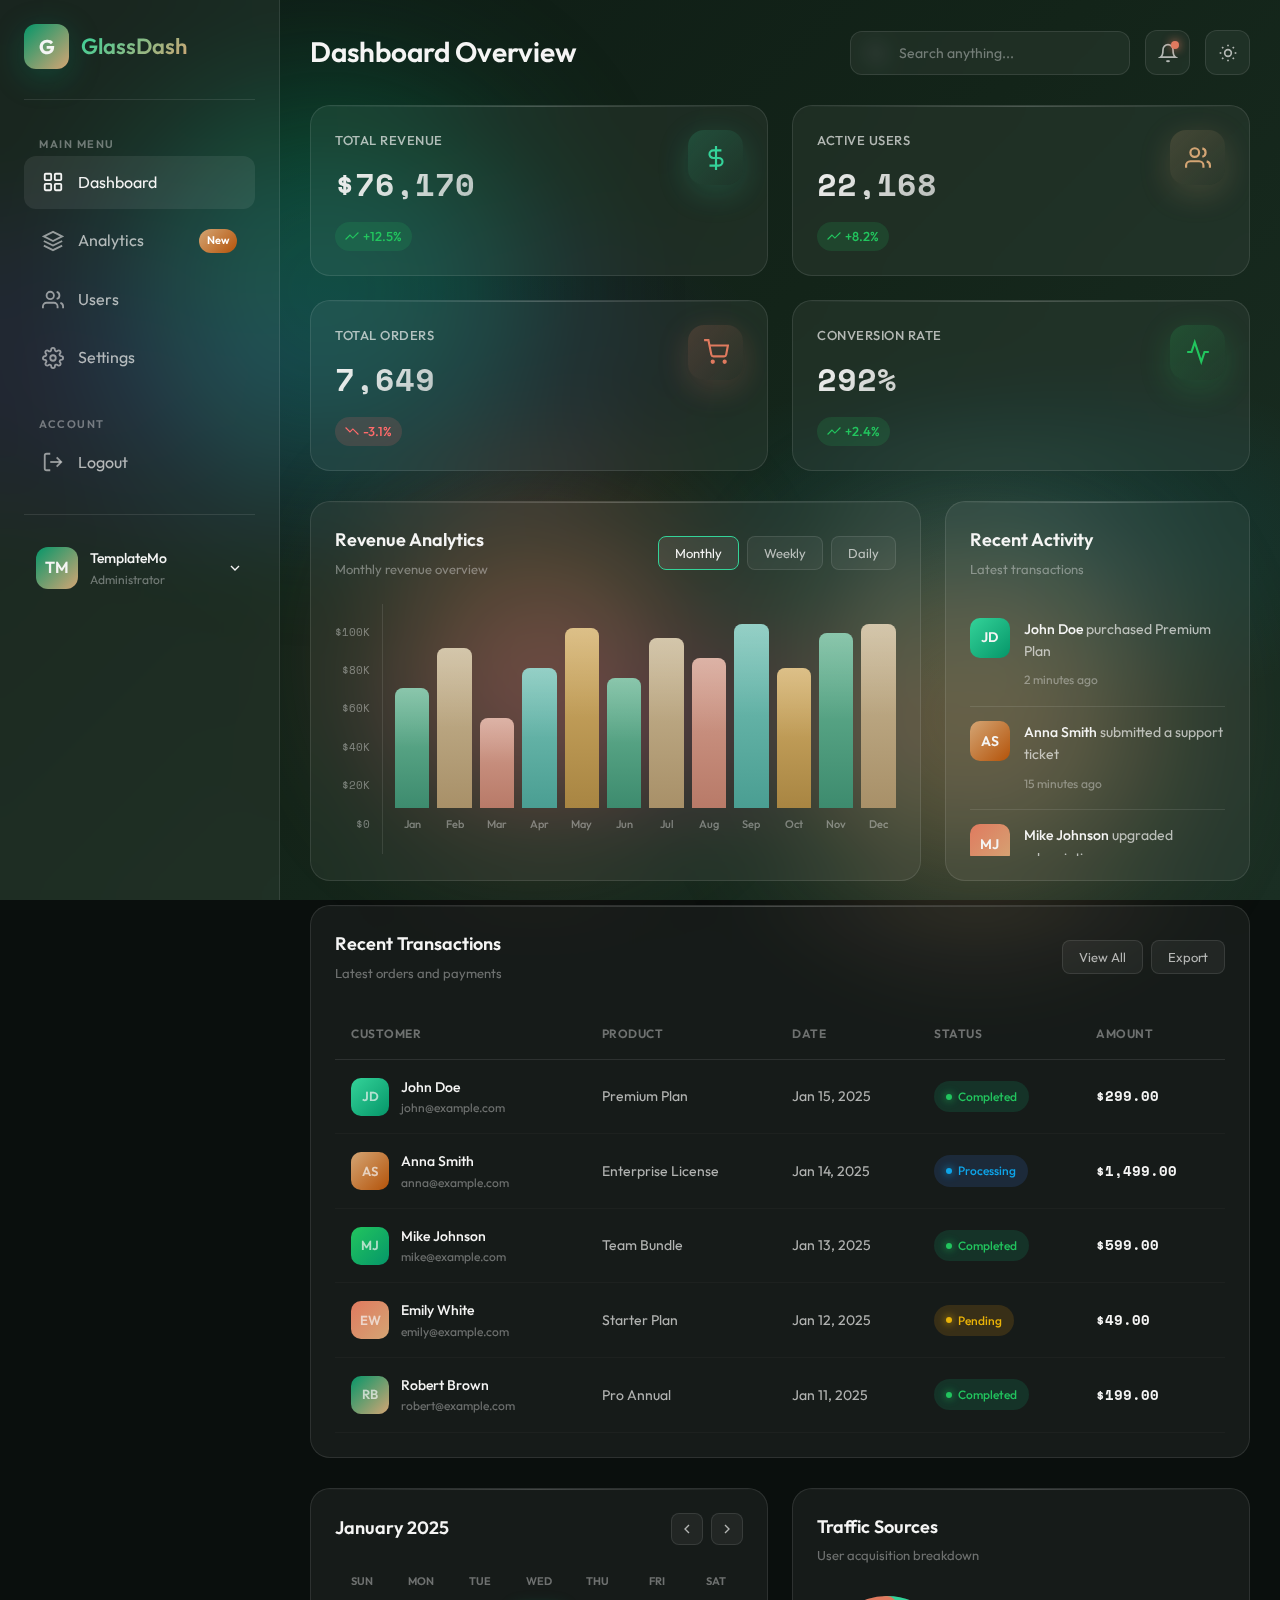
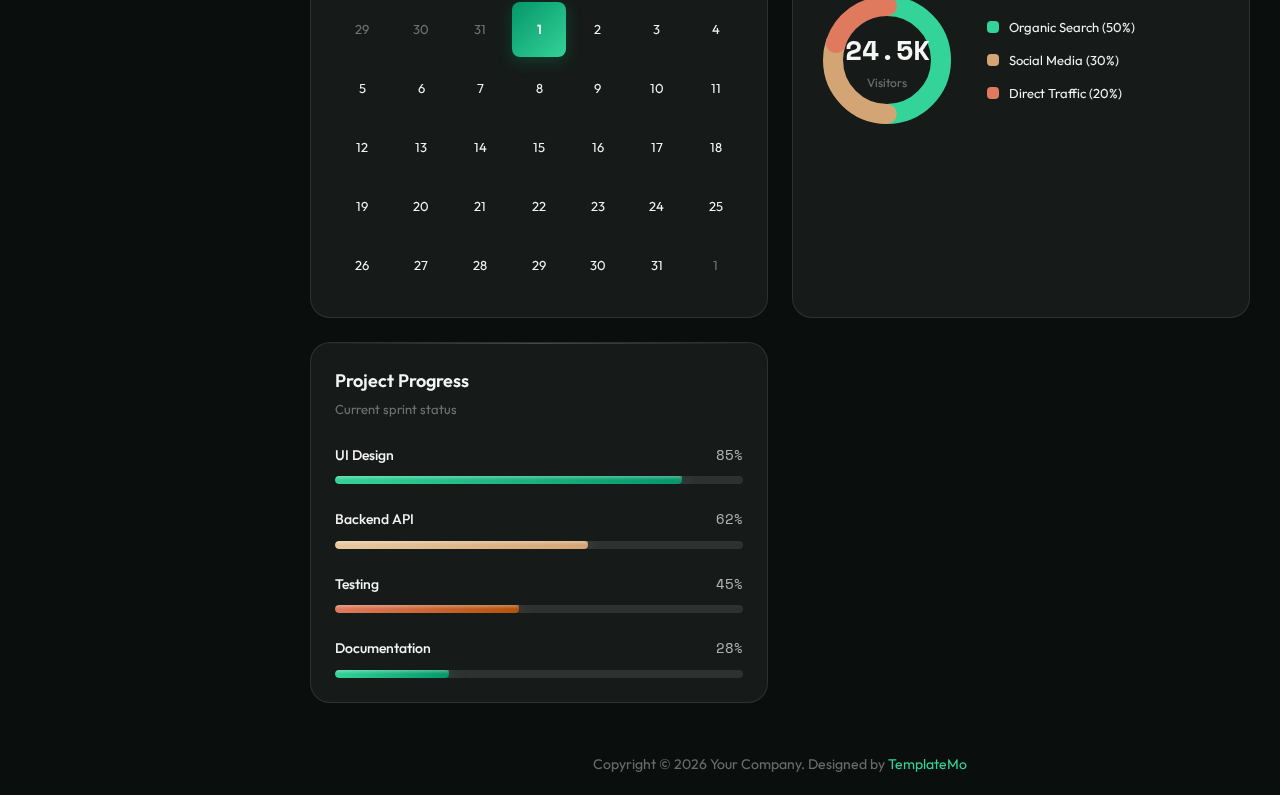
<file: the template/index.html>
<!DOCTYPE html>
<html lang="en">
<head>
    <meta charset="UTF-8">
    <meta name="viewport" content="width=device-width, initial-scale=1.0">
    <title>GlassAdmin Dashboard - 3D Glassmorphism Dashboard</title>
    <meta name="description" content="3D Glassmorphism Dashboard Template by TemplateMo">
    <link rel="preconnect" href="https://fonts.googleapis.com">
    <link rel="preconnect" href="https://fonts.gstatic.com" crossorigin>
    <link href="https://fonts.googleapis.com/css2?family=Outfit:wght@300;400;500;600;700&family=Space+Mono:wght@400;700&display=swap" rel="stylesheet">
    <link rel="stylesheet" href="templatemo-glass-admin-style.css">
    <!--

TemplateMo 607 Glass Admin

https://templatemo.com/tm-607-glass-admin

-->
</head>
<body>
    <!-- Animated Background -->
    <div class="background"></div>
    <div class="orb orb-1"></div>
    <div class="orb orb-2"></div>
    <div class="orb orb-3"></div>

    <div class="dashboard">
        <!-- Sidebar -->
        <aside class="sidebar" id="sidebar">
            <div class="sidebar-header">
                <div class="logo">G</div>
                <span class="logo-text">GlassDash</span>
            </div>

            <ul class="nav-menu">
                <li class="nav-section">
                    <span class="nav-section-title">Main Menu</span>
                    <ul>
                        <li class="nav-item">
                            <a href="index.html" class="nav-link active">
                                <svg class="nav-icon" viewBox="0 0 24 24" fill="none" stroke="currentColor" stroke-width="2">
                                    <rect x="3" y="3" width="7" height="7" rx="1"/>
                                    <rect x="14" y="3" width="7" height="7" rx="1"/>
                                    <rect x="3" y="14" width="7" height="7" rx="1"/>
                                    <rect x="14" y="14" width="7" height="7" rx="1"/>
                                </svg>
                                Dashboard
                            </a>
                        </li>
                        <li class="nav-item">
                            <a href="analytics.html" class="nav-link">
                                <svg class="nav-icon" viewBox="0 0 24 24" fill="none" stroke="currentColor" stroke-width="2">
                                    <path d="M12 2L2 7l10 5 10-5-10-5z"/>
                                    <path d="M2 17l10 5 10-5"/>
                                    <path d="M2 12l10 5 10-5"/>
                                </svg>
                                Analytics
                                <span class="nav-badge">New</span>
                            </a>
                        </li>
                        <li class="nav-item">
                            <a href="users.html" class="nav-link">
                                <svg class="nav-icon" viewBox="0 0 24 24" fill="none" stroke="currentColor" stroke-width="2">
                                    <path d="M17 21v-2a4 4 0 0 0-4-4H5a4 4 0 0 0-4 4v2"/>
                                    <circle cx="9" cy="7" r="4"/>
                                    <path d="M23 21v-2a4 4 0 0 0-3-3.87"/>
                                    <path d="M16 3.13a4 4 0 0 1 0 7.75"/>
                                </svg>
                                Users
                            </a>
                        </li>
                        <li class="nav-item">
                            <a href="settings.html" class="nav-link">
                                <svg class="nav-icon" viewBox="0 0 24 24" fill="none" stroke="currentColor" stroke-width="2">
                                    <circle cx="12" cy="12" r="3"/>
                                    <path d="M19.4 15a1.65 1.65 0 0 0 .33 1.82l.06.06a2 2 0 0 1 0 2.83 2 2 0 0 1-2.83 0l-.06-.06a1.65 1.65 0 0 0-1.82-.33 1.65 1.65 0 0 0-1 1.51V21a2 2 0 0 1-2 2 2 2 0 0 1-2-2v-.09A1.65 1.65 0 0 0 9 19.4a1.65 1.65 0 0 0-1.82.33l-.06.06a2 2 0 0 1-2.83 0 2 2 0 0 1 0-2.83l.06-.06a1.65 1.65 0 0 0 .33-1.82 1.65 1.65 0 0 0-1.51-1H3a2 2 0 0 1-2-2 2 2 0 0 1 2-2h.09A1.65 1.65 0 0 0 4.6 9a1.65 1.65 0 0 0-.33-1.82l-.06-.06a2 2 0 0 1 0-2.83 2 2 0 0 1 2.83 0l.06.06a1.65 1.65 0 0 0 1.82.33H9a1.65 1.65 0 0 0 1-1.51V3a2 2 0 0 1 2-2 2 2 0 0 1 2 2v.09a1.65 1.65 0 0 0 1 1.51 1.65 1.65 0 0 0 1.82-.33l.06-.06a2 2 0 0 1 2.83 0 2 2 0 0 1 0 2.83l-.06.06a1.65 1.65 0 0 0-.33 1.82V9a1.65 1.65 0 0 0 1.51 1H21a2 2 0 0 1 2 2 2 2 0 0 1-2 2h-.09a1.65 1.65 0 0 0-1.51 1z"/>
                                </svg>
                                Settings
                            </a>
                        </li>
                    </ul>
                </li>

                <li class="nav-section">
                    <span class="nav-section-title">Account</span>
                    <ul>
                        <li class="nav-item">
                            <a href="login.html" class="nav-link">
                                <svg class="nav-icon" viewBox="0 0 24 24" fill="none" stroke="currentColor" stroke-width="2">
                                    <path d="M9 21H5a2 2 0 0 1-2-2V5a2 2 0 0 1 2-2h4"/>
                                    <polyline points="16 17 21 12 16 7"/>
                                    <line x1="21" y1="12" x2="9" y2="12"/>
                                </svg>
                                Logout
                            </a>
                        </li>
                    </ul>
                </li>
            </ul>

            <div class="sidebar-footer">
                <div class="user-profile">
                    <div class="user-avatar">TM</div>
                    <div class="user-info">
                        <div class="user-name">TemplateMo</div>
                        <div class="user-role">Administrator</div>
                    </div>
                    <svg width="16" height="16" viewBox="0 0 24 24" fill="none" stroke="currentColor" stroke-width="2">
                        <polyline points="6 9 12 15 18 9"/>
                    </svg>
                </div>
            </div>
        </aside>

        <!-- Main Content -->
        <main class="main-content">
            <!-- Top Navbar -->
            <nav class="navbar">
                <h1 class="page-title">Dashboard Overview</h1>
                <div class="navbar-right">
                    <div class="search-box">
                        <svg class="search-icon" viewBox="0 0 24 24" fill="none" stroke="currentColor" stroke-width="2">
                            <circle cx="11" cy="11" r="8"/>
                            <line x1="21" y1="21" x2="16.65" y2="16.65"/>
                        </svg>
                        <input type="text" class="search-input" placeholder="Search anything...">
                    </div>
                    <button class="nav-btn">
                        <svg viewBox="0 0 24 24" fill="none" stroke="currentColor" stroke-width="2">
                            <path d="M18 8A6 6 0 0 0 6 8c0 7-3 9-3 9h18s-3-2-3-9"/>
                            <path d="M13.73 21a2 2 0 0 1-3.46 0"/>
                        </svg>
                        <span class="notification-dot"></span>
                    </button>
                    <button class="nav-btn" id="theme-toggle" title="Toggle Light/Dark Mode">
                        <svg class="icon-sun" viewBox="0 0 24 24" fill="none" stroke="currentColor" stroke-width="2">
                            <circle cx="12" cy="12" r="4"/>
                            <path d="M12 2v2"/><path d="M12 20v2"/>
                            <path d="M4.93 4.93l1.41 1.41"/><path d="M17.66 17.66l1.41 1.41"/>
                            <path d="M2 12h2"/><path d="M20 12h2"/>
                            <path d="M6.34 17.66l-1.41 1.41"/><path d="M19.07 4.93l-1.41 1.41"/>
                        </svg>
                        <svg class="icon-moon" viewBox="0 0 24 24" fill="none" stroke="currentColor" stroke-width="2" style="display: none;">
                            <path d="M21 12.79A9 9 0 1 1 11.21 3 7 7 0 0 0 21 12.79z"/>
                        </svg>
                    </button>
                </div>
            </nav>

            <!-- Stats Cards -->
            <section class="stats-grid">
                <div class="glass-card glass-card-3d stat-card">
                    <div class="stat-card-inner">
                        <div class="stat-info">
                            <h3>Total Revenue</h3>
                            <div class="stat-value">$84,254</div>
                            <span class="stat-change positive">
                                <svg width="14" height="14" viewBox="0 0 24 24" fill="none" stroke="currentColor" stroke-width="2"><polyline points="23 6 13.5 15.5 8.5 10.5 1 18"/></svg>
                                +12.5%
                            </span>
                        </div>
                        <div class="stat-icon cyan">
                            <svg viewBox="0 0 24 24" fill="none" stroke="var(--emerald-light)" stroke-width="2">
                                <line x1="12" y1="1" x2="12" y2="23"/><path d="M17 5H9.5a3.5 3.5 0 0 0 0 7h5a3.5 3.5 0 0 1 0 7H6"/>
                            </svg>
                        </div>
                    </div>
                </div>

                <div class="glass-card glass-card-3d stat-card">
                    <div class="stat-card-inner">
                        <div class="stat-info">
                            <h3>Active Users</h3>
                            <div class="stat-value">24,521</div>
                            <span class="stat-change positive">
                                <svg width="14" height="14" viewBox="0 0 24 24" fill="none" stroke="currentColor" stroke-width="2"><polyline points="23 6 13.5 15.5 8.5 10.5 1 18"/></svg>
                                +8.2%
                            </span>
                        </div>
                        <div class="stat-icon magenta">
                            <svg viewBox="0 0 24 24" fill="none" stroke="var(--gold)" stroke-width="2">
                                <path d="M17 21v-2a4 4 0 0 0-4-4H5a4 4 0 0 0-4 4v2"/><circle cx="9" cy="7" r="4"/>
                                <path d="M23 21v-2a4 4 0 0 0-3-3.87"/><path d="M16 3.13a4 4 0 0 1 0 7.75"/>
                            </svg>
                        </div>
                    </div>
                </div>

                <div class="glass-card glass-card-3d stat-card">
                    <div class="stat-card-inner">
                        <div class="stat-info">
                            <h3>Total Orders</h3>
                            <div class="stat-value">8,461</div>
                            <span class="stat-change negative">
                                <svg width="14" height="14" viewBox="0 0 24 24" fill="none" stroke="currentColor" stroke-width="2"><polyline points="23 18 13.5 8.5 8.5 13.5 1 6"/></svg>
                                -3.1%
                            </span>
                        </div>
                        <div class="stat-icon purple">
                            <svg viewBox="0 0 24 24" fill="none" stroke="var(--coral)" stroke-width="2">
                                <circle cx="9" cy="21" r="1"/><circle cx="20" cy="21" r="1"/>
                                <path d="M1 1h4l2.68 13.39a2 2 0 0 0 2 1.61h9.72a2 2 0 0 0 2-1.61L23 6H6"/>
                            </svg>
                        </div>
                    </div>
                </div>

                <div class="glass-card glass-card-3d stat-card">
                    <div class="stat-card-inner">
                        <div class="stat-info">
                            <h3>Conversion Rate</h3>
                            <div class="stat-value">3.24%</div>
                            <span class="stat-change positive">
                                <svg width="14" height="14" viewBox="0 0 24 24" fill="none" stroke="currentColor" stroke-width="2"><polyline points="23 6 13.5 15.5 8.5 10.5 1 18"/></svg>
                                +2.4%
                            </span>
                        </div>
                        <div class="stat-icon success">
                            <svg viewBox="0 0 24 24" fill="none" stroke="var(--success)" stroke-width="2">
                                <polyline points="22 12 18 12 15 21 9 3 6 12 2 12"/>
                            </svg>
                        </div>
                    </div>
                </div>
            </section>

            <!-- Content Grid -->
            <section class="content-grid">
                <!-- Chart Card -->
                <div class="glass-card chart-card">
                    <div class="card-header">
                        <div>
                            <h2 class="card-title">Revenue Analytics</h2>
                            <p class="card-subtitle">Monthly revenue overview</p>
                        </div>
                        <div class="card-actions">
                            <button class="card-btn active">Monthly</button>
                            <button class="card-btn">Weekly</button>
                            <button class="card-btn">Daily</button>
                        </div>
                    </div>
                    <div class="chart-wrapper">
                        <div class="chart-container">
                            <div class="chart-y-axis">
                                <span class="y-value">$100K</span>
                                <span class="y-value">$80K</span>
                                <span class="y-value">$60K</span>
                                <span class="y-value">$40K</span>
                                <span class="y-value">$20K</span>
                                <span class="y-value">$0</span>
                            </div>
                            <div class="chart-placeholder">
                                <div class="chart-bar-group"><div class="chart-bar bar-emerald" style="height: 120px;"></div><span class="chart-label">Jan</span></div>
                                <div class="chart-bar-group"><div class="chart-bar bar-gold" style="height: 160px;"></div><span class="chart-label">Feb</span></div>
                                <div class="chart-bar-group"><div class="chart-bar bar-coral" style="height: 90px;"></div><span class="chart-label">Mar</span></div>
                                <div class="chart-bar-group"><div class="chart-bar bar-teal" style="height: 140px;"></div><span class="chart-label">Apr</span></div>
                                <div class="chart-bar-group"><div class="chart-bar bar-amber" style="height: 180px;"></div><span class="chart-label">May</span></div>
                                <div class="chart-bar-group"><div class="chart-bar bar-emerald" style="height: 130px;"></div><span class="chart-label">Jun</span></div>
                                <div class="chart-bar-group"><div class="chart-bar bar-gold" style="height: 170px;"></div><span class="chart-label">Jul</span></div>
                                <div class="chart-bar-group"><div class="chart-bar bar-coral" style="height: 150px;"></div><span class="chart-label">Aug</span></div>
                                <div class="chart-bar-group"><div class="chart-bar bar-teal" style="height: 190px;"></div><span class="chart-label">Sep</span></div>
                                <div class="chart-bar-group"><div class="chart-bar bar-amber" style="height: 140px;"></div><span class="chart-label">Oct</span></div>
                                <div class="chart-bar-group"><div class="chart-bar bar-emerald" style="height: 175px;"></div><span class="chart-label">Nov</span></div>
                                <div class="chart-bar-group"><div class="chart-bar bar-gold" style="height: 200px;"></div><span class="chart-label">Dec</span></div>
                            </div>
                        </div>
                    </div>
                </div>

                <!-- Activity Feed -->
                <div class="glass-card activity-card">
                    <div class="card-header">
                        <div>
                            <h2 class="card-title">Recent Activity</h2>
                            <p class="card-subtitle">Latest transactions</p>
                        </div>
                    </div>
                    <div class="activity-list">
                        <div class="activity-item">
                            <div class="activity-avatar" style="background: linear-gradient(135deg, var(--emerald-light), var(--emerald));">JD</div>
                            <div class="activity-content">
                                <p class="activity-text"><strong>John Doe</strong> purchased Premium Plan</p>
                                <span class="activity-time">2 minutes ago</span>
                            </div>
                        </div>
                        <div class="activity-item">
                            <div class="activity-avatar" style="background: linear-gradient(135deg, var(--gold), var(--amber));">AS</div>
                            <div class="activity-content">
                                <p class="activity-text"><strong>Anna Smith</strong> submitted a support ticket</p>
                                <span class="activity-time">15 minutes ago</span>
                            </div>
                        </div>
                        <div class="activity-item">
                            <div class="activity-avatar" style="background: linear-gradient(135deg, var(--coral), var(--gold));">MJ</div>
                            <div class="activity-content">
                                <p class="activity-text"><strong>Mike Johnson</strong> upgraded subscription</p>
                                <span class="activity-time">1 hour ago</span>
                            </div>
                        </div>
                        <div class="activity-item">
                            <div class="activity-avatar" style="background: linear-gradient(135deg, var(--success), var(--emerald));">EW</div>
                            <div class="activity-content">
                                <p class="activity-text"><strong>Emily White</strong> completed onboarding</p>
                                <span class="activity-time">2 hours ago</span>
                            </div>
                        </div>
                        <div class="activity-item">
                            <div class="activity-avatar" style="background: linear-gradient(135deg, var(--warning), var(--gold));">RB</div>
                            <div class="activity-content">
                                <p class="activity-text"><strong>Robert Brown</strong> requested refund</p>
                                <span class="activity-time">3 hours ago</span>
                            </div>
                        </div>
                    </div>
                </div>

                <!-- Data Table -->
                <div class="glass-card table-card">
                    <div class="card-header">
                        <div>
                            <h2 class="card-title">Recent Transactions</h2>
                            <p class="card-subtitle">Latest orders and payments</p>
                        </div>
                        <div class="card-actions">
                            <button class="card-btn">View All</button>
                            <button class="card-btn">Export</button>
                        </div>
                    </div>
                    <div class="table-wrapper">
                        <table class="data-table">
                            <thead>
                                <tr>
                                    <th>Customer</th>
                                    <th>Product</th>
                                    <th>Date</th>
                                    <th>Status</th>
                                    <th>Amount</th>
                                </tr>
                            </thead>
                            <tbody>
                                <tr>
                                    <td><div class="table-user"><div class="table-avatar" style="background: linear-gradient(135deg, var(--emerald-light), var(--emerald));">JD</div><div class="table-user-info"><span class="table-user-name">John Doe</span><span class="table-user-email">john@example.com</span></div></div></td>
                                    <td>Premium Plan</td>
                                    <td>Jan 15, 2025</td>
                                    <td><span class="status-badge completed">Completed</span></td>
                                    <td><span class="table-amount">$299.00</span></td>
                                </tr>
                                <tr>
                                    <td><div class="table-user"><div class="table-avatar" style="background: linear-gradient(135deg, var(--gold), var(--amber));">AS</div><div class="table-user-info"><span class="table-user-name">Anna Smith</span><span class="table-user-email">anna@example.com</span></div></div></td>
                                    <td>Enterprise License</td>
                                    <td>Jan 14, 2025</td>
                                    <td><span class="status-badge processing">Processing</span></td>
                                    <td><span class="table-amount">$1,499.00</span></td>
                                </tr>
                                <tr>
                                    <td><div class="table-user"><div class="table-avatar" style="background: linear-gradient(135deg, var(--success), var(--emerald));">MJ</div><div class="table-user-info"><span class="table-user-name">Mike Johnson</span><span class="table-user-email">mike@example.com</span></div></div></td>
                                    <td>Team Bundle</td>
                                    <td>Jan 13, 2025</td>
                                    <td><span class="status-badge completed">Completed</span></td>
                                    <td><span class="table-amount">$599.00</span></td>
                                </tr>
                                <tr>
                                    <td><div class="table-user"><div class="table-avatar" style="background: linear-gradient(135deg, var(--coral), var(--gold));">EW</div><div class="table-user-info"><span class="table-user-name">Emily White</span><span class="table-user-email">emily@example.com</span></div></div></td>
                                    <td>Starter Plan</td>
                                    <td>Jan 12, 2025</td>
                                    <td><span class="status-badge pending">Pending</span></td>
                                    <td><span class="table-amount">$49.00</span></td>
                                </tr>
                                <tr>
                                    <td><div class="table-user"><div class="table-avatar" style="background: linear-gradient(135deg, var(--emerald), var(--gold));">RB</div><div class="table-user-info"><span class="table-user-name">Robert Brown</span><span class="table-user-email">robert@example.com</span></div></div></td>
                                    <td>Pro Annual</td>
                                    <td>Jan 11, 2025</td>
                                    <td><span class="status-badge completed">Completed</span></td>
                                    <td><span class="table-amount">$199.00</span></td>
                                </tr>
                            </tbody>
                        </table>
                    </div>
                </div>
            </section>

            <!-- Bottom Grid -->
            <section class="bottom-grid">
                <!-- Calendar Widget -->
                <div class="glass-card">
                    <div class="calendar-header">
                        <h2 class="card-title">January 2025</h2>
                        <div class="calendar-nav">
                            <button class="calendar-nav-btn"><svg viewBox="0 0 24 24" fill="none" stroke="currentColor" stroke-width="2"><polyline points="15 18 9 12 15 6"/></svg></button>
                            <button class="calendar-nav-btn"><svg viewBox="0 0 24 24" fill="none" stroke="currentColor" stroke-width="2"><polyline points="9 18 15 12 9 6"/></svg></button>
                        </div>
                    </div>
                    <div class="calendar-grid">
                        <span class="calendar-day-name">Sun</span><span class="calendar-day-name">Mon</span><span class="calendar-day-name">Tue</span><span class="calendar-day-name">Wed</span><span class="calendar-day-name">Thu</span><span class="calendar-day-name">Fri</span><span class="calendar-day-name">Sat</span>
                        <span class="calendar-day other-month">29</span><span class="calendar-day other-month">30</span><span class="calendar-day other-month">31</span><span class="calendar-day today">1</span><span class="calendar-day">2</span><span class="calendar-day">3</span><span class="calendar-day">4</span>
                        <span class="calendar-day">5</span><span class="calendar-day">6</span><span class="calendar-day">7</span><span class="calendar-day">8</span><span class="calendar-day">9</span><span class="calendar-day">10</span><span class="calendar-day">11</span>
                        <span class="calendar-day">12</span><span class="calendar-day">13</span><span class="calendar-day">14</span><span class="calendar-day">15</span><span class="calendar-day">16</span><span class="calendar-day">17</span><span class="calendar-day">18</span>
                        <span class="calendar-day">19</span><span class="calendar-day">20</span><span class="calendar-day">21</span><span class="calendar-day">22</span><span class="calendar-day">23</span><span class="calendar-day">24</span><span class="calendar-day">25</span>
                        <span class="calendar-day">26</span><span class="calendar-day">27</span><span class="calendar-day">28</span><span class="calendar-day">29</span><span class="calendar-day">30</span><span class="calendar-day">31</span><span class="calendar-day other-month">1</span>
                    </div>
                </div>

                <!-- Donut Chart -->
                <div class="glass-card">
                    <div class="card-header">
                        <div>
                            <h2 class="card-title">Traffic Sources</h2>
                            <p class="card-subtitle">User acquisition breakdown</p>
                        </div>
                    </div>
                    <div class="donut-container">
                        <div class="donut-chart">
                            <svg width="140" height="140" viewBox="0 0 140 140">
                                <circle class="donut-bg" cx="70" cy="70" r="54"/>
                                <circle class="donut-segment" cx="70" cy="70" r="54" stroke="var(--emerald-light)" stroke-dasharray="169.6 339.3" stroke-dashoffset="0"/>
                                <circle class="donut-segment" cx="70" cy="70" r="54" stroke="var(--gold)" stroke-dasharray="101.8 339.3" stroke-dashoffset="-169.6"/>
                                <circle class="donut-segment" cx="70" cy="70" r="54" stroke="var(--coral)" stroke-dasharray="67.9 339.3" stroke-dashoffset="-271.4"/>
                            </svg>
                            <div class="donut-center">
                                <div class="donut-value">24.5K</div>
                                <div class="donut-label">Visitors</div>
                            </div>
                        </div>
                        <div class="donut-legend">
                            <div class="legend-item"><span class="legend-color cyan"></span><span>Organic Search (50%)</span></div>
                            <div class="legend-item"><span class="legend-color magenta"></span><span>Social Media (30%)</span></div>
                            <div class="legend-item"><span class="legend-color purple"></span><span>Direct Traffic (20%)</span></div>
                        </div>
                    </div>
                </div>

                <!-- Progress Card -->
                <div class="glass-card progress-card">
                    <div class="card-header">
                        <div>
                            <h2 class="card-title">Project Progress</h2>
                            <p class="card-subtitle">Current sprint status</p>
                        </div>
                    </div>
                    <div class="progress-item">
                        <div class="progress-header"><span class="progress-label">UI Design</span><span class="progress-value">85%</span></div>
                        <div class="progress-bar"><div class="progress-fill cyan" style="width: 85%;"></div></div>
                    </div>
                    <div class="progress-item">
                        <div class="progress-header"><span class="progress-label">Backend API</span><span class="progress-value">62%</span></div>
                        <div class="progress-bar"><div class="progress-fill magenta" style="width: 62%;"></div></div>
                    </div>
                    <div class="progress-item">
                        <div class="progress-header"><span class="progress-label">Testing</span><span class="progress-value">45%</span></div>
                        <div class="progress-bar"><div class="progress-fill purple" style="width: 45%;"></div></div>
                    </div>
                    <div class="progress-item">
                        <div class="progress-header"><span class="progress-label">Documentation</span><span class="progress-value">28%</span></div>
                        <div class="progress-bar"><div class="progress-fill cyan" style="width: 28%;"></div></div>
                    </div>
                </div>
            </section>
        </main>
    </div>

    <!-- Mobile Menu Toggle -->
    <button class="mobile-menu-toggle">
        <svg viewBox="0 0 24 24" fill="none" stroke="currentColor" stroke-width="2">
            <line x1="3" y1="12" x2="21" y2="12"/><line x1="3" y1="6" x2="21" y2="6"/><line x1="3" y1="18" x2="21" y2="18"/>
        </svg>
    </button>

    <!-- Footer -->
    <footer class="site-footer">
        <p>Copyright © 2026 Your Company. Designed by <a href="https://templatemo.com" target="_blank" rel="nofollow">TemplateMo</a></p>
    </footer>

    <script src="templatemo-glass-admin-script.js"></script>
    <!-- TemplateMo 607 Glass Admin -->
</body>
</html>
</file>
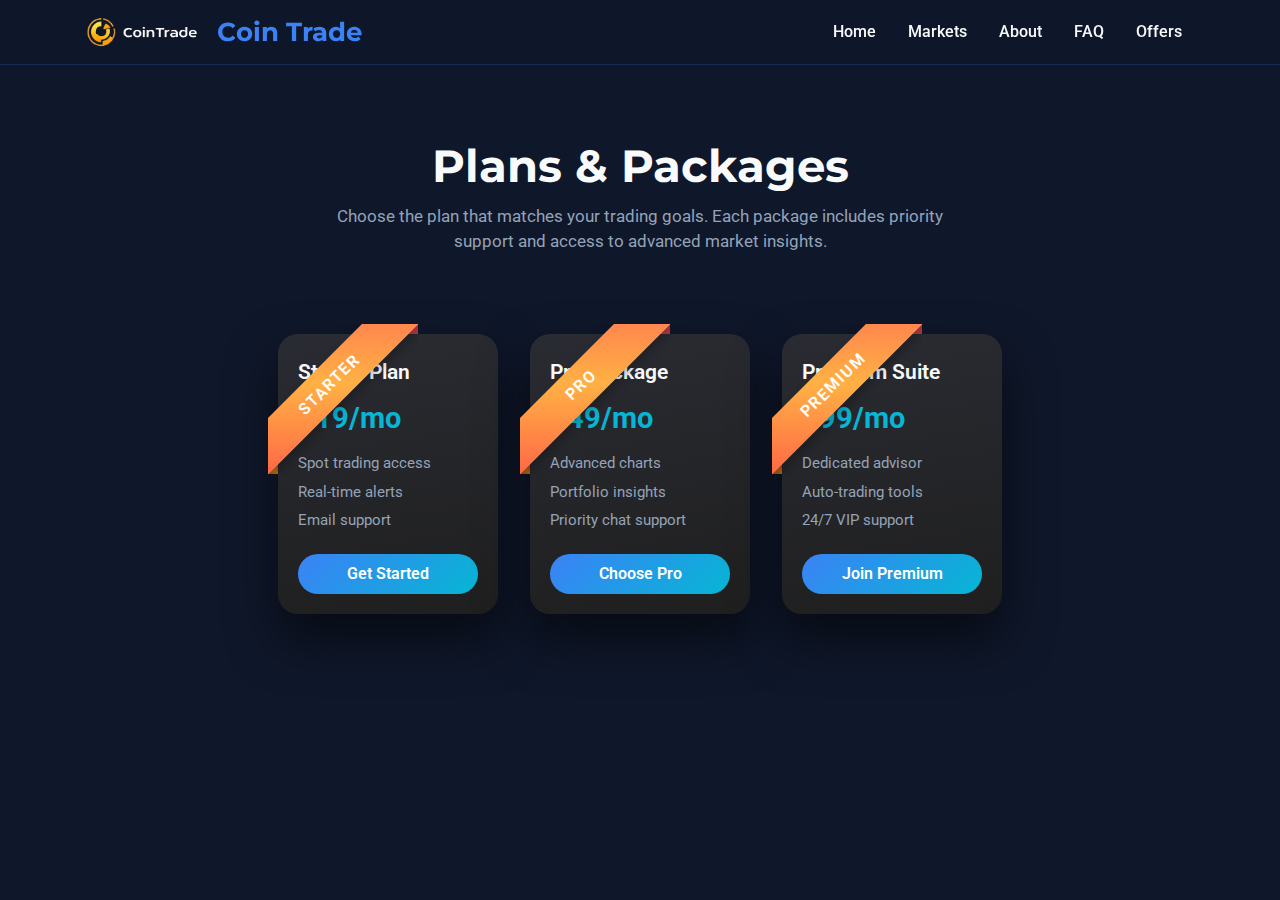
<file: offers.html>
<!DOCTYPE html>
<html lang="en">
<head>
  <meta charset="UTF-8">
  <meta name="viewport" content="width=device-width, initial-scale=1.0">
  <title>Offers - Coin Trade</title>
  <link href="https://cdn.jsdelivr.net/npm/bootstrap@5.3.3/dist/css/bootstrap.min.css" rel="stylesheet">
  <link href="https://fonts.googleapis.com/css2?family=Montserrat:wght@400;600;700&family=Roboto:wght@300;400;500&display=swap" rel="stylesheet">
  <link href="https://cdnjs.cloudflare.com/ajax/libs/font-awesome/6.4.0/css/all.min.css" rel="stylesheet">
  <style>
    :root {
      --primary-blue: #1e3a8a;
      --neon-blue: #3b82f6;
      --neon-cyan: #06b6d4;
      --dark-bg: #0f172a;
      --dark-card: #1e293b;
      --text-light: #f8fafc;
      --text-gray: #94a3b8;
    }

    * {
      margin: 0;
      padding: 0;
      box-sizing: border-box;
    }

    body {
      font-family: 'Roboto', sans-serif;
      background: var(--dark-bg);
      color: var(--text-light);
      min-height: 100vh;
    }

    .navbar {
      background: rgba(15, 23, 42, 0.95);
      backdrop-filter: blur(10px);
      border-bottom: 1px solid rgba(59, 130, 246, 0.2);
    }

    .navbar-brand {
      font-family: 'Montserrat', sans-serif;
      font-weight: 700;
      font-size: 1.6rem;
      color: var(--neon-blue) !important;
      text-decoration: none;
      display: flex;
      align-items: center;
      gap: 0.5rem;
    }

    .nav-link {
      color: var(--text-light) !important;
      font-weight: 500;
      margin: 0 0.5rem;
      transition: all 0.3s ease;
    }

    .nav-link:hover {
      color: var(--neon-cyan) !important;
    }

    .offers-hero {
      padding: 140px 0 40px;
      text-align: center;
    }

    .offers-hero h1 {
      font-family: 'Montserrat', sans-serif;
      font-weight: 700;
      font-size: 2.8rem;
      margin-bottom: 10px;
    }

    .offers-hero p {
      color: var(--text-gray);
      max-width: 640px;
      margin: 0 auto;
      font-size: 1.05rem;
    }

    .offers-grid {
      display: flex;
      flex-wrap: wrap;
      gap: 32px;
      justify-content: center;
      padding: 40px 16px 80px;
    }

    .card_box {
      width: 220px;
      height: 280px;
      border-radius: 20px;
      background: linear-gradient(170deg, rgba(58, 56, 56, 0.623) 0%, rgb(31, 31, 31) 100%);
      position: relative;
      box-shadow: 0 25px 50px rgba(0,0,0,0.55);
      cursor: pointer;
      transition: all .3s;
      padding: 20px;
      display: flex;
      flex-direction: column;
      justify-content: flex-end;
    }

    .card_box:hover {
      transform: scale(0.95);
    }

    .card_box span {
      position: absolute;
      overflow: hidden;
      width: 150px;
      height: 150px;
      top: -10px;
      left: -10px;
      display: flex;
      align-items: center;
      justify-content: center;
    }

    .card_box span::before {
      content: attr(data-label);
      position: absolute;
      width: 150%;
      height: 40px;
      background-image: linear-gradient(45deg, #ff6547 0%, #ffb144 51%, #ff7053 100%);
      transform: rotate(-45deg) translateY(-20px);
      display: flex;
      align-items: center;
      justify-content: center;
      color: #fff;
      font-weight: 600;
      letter-spacing: 0.1em;
      text-transform: uppercase;
      box-shadow: 0 5px 10px rgba(0,0,0,0.23);
    }

    .card_box span::after {
      content: '';
      position: absolute;
      width: 10px;
      bottom: 0;
      left: 0;
      height: 10px;
      z-index: -1;
      box-shadow: 140px -140px #cc3f47;
      background-image: linear-gradient(45deg, #FF512F 0%, #F09819 51%, #FF512F 100%);
    }

    .offer-title {
      font-size: 1.3rem;
      font-weight: 600;
      margin-bottom: 8px;
    }

    .offer-price {
      font-size: 1.8rem;
      font-weight: 700;
      margin-bottom: 12px;
      color: var(--neon-cyan);
    }

    .offer-list {
      list-style: none;
      padding: 0;
      margin: 0 0 16px;
      color: var(--text-gray);
      font-size: 0.95rem;
    }

    .offer-list li {
      margin-bottom: 6px;
    }

    .offer-btn {
      background: linear-gradient(135deg, var(--neon-blue), var(--neon-cyan));
      border: none;
      color: white;
      padding: 8px 16px;
      border-radius: 20px;
      font-weight: 600;
      text-decoration: none;
      text-align: center;
    }

    .offer-btn:hover {
      color: white;
      opacity: 0.9;
    }
  </style>
</head>
<body>
  <nav class="navbar navbar-expand-lg fixed-top">
    <div class="container">
      <a class="navbar-brand" href="index.html">
        <img src="img/logo4x2.png" alt="Coin Trade" style="height: 36px;">
        Coin Trade
      </a>
      <button class="navbar-toggler" type="button" data-bs-toggle="collapse" data-bs-target="#offersNav" aria-controls="offersNav" aria-expanded="false" aria-label="Toggle navigation">
        <span class="navbar-toggler-icon"></span>
      </button>
      <div class="collapse navbar-collapse" id="offersNav">
        <ul class="navbar-nav ms-auto">
          <li class="nav-item"><a class="nav-link" href="index.html">Home</a></li>
          <li class="nav-item"><a class="nav-link" href="index.html#markets">Markets</a></li>
          <li class="nav-item"><a class="nav-link" href="index.html#about">About</a></li>
          <li class="nav-item"><a class="nav-link" href="index.html#faq">FAQ</a></li>
          <li class="nav-item"><a class="nav-link" href="offers.html">Offers</a></li>
        </ul>
      </div>
    </div>
  </nav>

  <section class="offers-hero">
    <div class="container">
      <h1>Plans & Packages</h1>
      <p>Choose the plan that matches your trading goals. Each package includes priority support and access to advanced market insights.</p>
    </div>
  </section>

  <section class="offers-grid">
    <div class="card_box">
      <span data-label="Starter"></span>
      <div class="offer-title">Starter Plan</div>
      <div class="offer-price">$19/mo</div>
      <ul class="offer-list">
        <li>Spot trading access</li>
        <li>Real-time alerts</li>
        <li>Email support</li>
      </ul>
      <a class="offer-btn" href="contact.html">Get Started</a>
    </div>

    <div class="card_box">
      <span data-label="Pro"></span>
      <div class="offer-title">Pro Package</div>
      <div class="offer-price">$49/mo</div>
      <ul class="offer-list">
        <li>Advanced charts</li>
        <li>Portfolio insights</li>
        <li>Priority chat support</li>
      </ul>
      <a class="offer-btn" href="contact.html">Choose Pro</a>
    </div>

    <div class="card_box">
      <span data-label="Premium"></span>
      <div class="offer-title">Premium Suite</div>
      <div class="offer-price">$99/mo</div>
      <ul class="offer-list">
        <li>Dedicated advisor</li>
        <li>Auto-trading tools</li>
        <li>24/7 VIP support</li>
      </ul>
      <a class="offer-btn" href="contact.html">Join Premium</a>
    </div>
  </section>

  <script src="https://cdn.jsdelivr.net/npm/bootstrap@5.3.3/dist/js/bootstrap.bundle.min.js"></script>
</body>
</html>
</file>
<file: the template/templatemo-glass-admin-style.css>
/* ============================================
   TemplateMo 3D Glassmorphism Dashboard
   https://templatemo.com
   CSS Stylesheet
============================================ */

/* ============================================
   CSS CUSTOM PROPERTIES
============================================ */
:root {
    /* Primary Colors - Emerald & Gold Luxury */
    --emerald: #059669;
    --emerald-light: #34d399;
    --gold: #d4a574;
    --gold-light: #e8c9a0;
    --amber: #b45309;
    --cream: #fef3e2;
    
    /* Accent Colors */
    --coral: #e07a5f;
    --slate: #475569;
    
    /* Glass Colors */
    --glass-bg: rgba(255, 255, 255, 0.05);
    --glass-border: rgba(255, 255, 255, 0.1);
    --glass-shadow: rgba(0, 0, 0, 0.3);
    --glass-hover: rgba(255, 255, 255, 0.08);
    
    /* Background - Deep Forest */
    --bg-dark: #0a0f0d;
    --bg-gradient-1: #0d1a14;
    --bg-gradient-2: #132419;
    --bg-gradient-3: #1a2e23;
    
    /* Text */
    --text-primary: #f5f5f4;
    --text-secondary: rgba(245, 245, 244, 0.7);
    --text-muted: rgba(245, 245, 244, 0.4);
    
    /* Status Colors */
    --success: #22c55e;
    --warning: #eab308;
    --danger: #dc2626;
    --info: #0ea5e9;
    
    /* Spacing */
    --sidebar-width: 280px;
    --navbar-height: 70px;
    --border-radius: 20px;
    --card-padding: 24px;
    
    /* Transitions */
    --transition-fast: 0.2s ease;
    --transition-normal: 0.3s ease;
    --transition-slow: 0.5s ease;
}

/* Light Mode */
[data-theme="light"] {
    /* Glass Colors - Light */
    --glass-bg: rgba(255, 255, 255, 0.6);
    --glass-border: rgba(0, 0, 0, 0.1);
    --glass-shadow: rgba(0, 0, 0, 0.1);
    --glass-hover: rgba(255, 255, 255, 0.8);
    
    /* Background - Light */
    --bg-dark: #f5f5f0;
    --bg-gradient-1: #e8f5e9;
    --bg-gradient-2: #f1f8e9;
    --bg-gradient-3: #fefefe;
    
    /* Text - Light */
    --text-primary: #1a1a1a;
    --text-secondary: rgba(26, 26, 26, 0.7);
    --text-muted: rgba(26, 26, 26, 0.5);
}

[data-theme="light"] .orb {
    opacity: 0.15;
}

[data-theme="light"] .glass-card::before {
    background: linear-gradient(90deg, transparent, rgba(0,0,0,0.05), transparent);
}

[data-theme="light"] .stat-value {
    background: linear-gradient(135deg, var(--text-primary), var(--text-secondary));
    -webkit-background-clip: text;
    background-clip: text;
}

[data-theme="light"] .table-wrapper::-webkit-scrollbar-track {
    background: rgba(0, 0, 0, 0.05);
}

[data-theme="light"] .chart-wrapper::-webkit-scrollbar-track {
    background: rgba(0, 0, 0, 0.05);
}

[data-theme="light"] .activity-list::-webkit-scrollbar-thumb {
    background: var(--glass-border);
}

/* ============================================
   RESET & BASE STYLES
============================================ */
*, *::before, *::after {
    margin: 0;
    padding: 0;
    box-sizing: border-box;
}

html {
    scroll-behavior: smooth;
}

body {
    font-family: 'Outfit', sans-serif;
    background: var(--bg-dark);
    color: var(--text-primary);
    min-height: 100vh;
    overflow-x: hidden;
    line-height: 1.6;
}

a {
    text-decoration: none;
    color: inherit;
}

/* ============================================
   ANIMATED BACKGROUND
============================================ */
.background {
    position: fixed;
    top: 0;
    left: 0;
    width: 100%;
    height: 100%;
    z-index: -2;
    background: linear-gradient(135deg, var(--bg-gradient-1) 0%, var(--bg-gradient-2) 50%, var(--bg-gradient-3) 100%);
}

.background::before {
    content: '';
    position: absolute;
    top: 0;
    left: 0;
    width: 100%;
    height: 100%;
    background: 
        radial-gradient(ellipse 80% 50% at 20% 40%, rgba(120, 0, 255, 0.15) 0%, transparent 50%),
        radial-gradient(ellipse 60% 40% at 80% 60%, rgba(0, 200, 255, 0.12) 0%, transparent 50%),
        radial-gradient(ellipse 50% 30% at 50% 80%, rgba(255, 0, 200, 0.1) 0%, transparent 50%);
}

/* Floating Orbs */
.orb {
    position: fixed;
    border-radius: 50%;
    filter: blur(80px);
    opacity: 0.4;
    z-index: -1;
    animation: float 20s ease-in-out infinite;
}

.orb-1 {
    width: 400px;
    height: 400px;
    background: var(--emerald);
    top: 10%;
    left: 10%;
    animation-delay: 0s;
}

.orb-2 {
    width: 350px;
    height: 350px;
    background: var(--gold);
    top: 60%;
    right: 10%;
    animation-delay: -5s;
}

.orb-3 {
    width: 300px;
    height: 300px;
    background: var(--coral);
    bottom: 10%;
    left: 30%;
    animation-delay: -10s;
}

@keyframes float {
    0%, 100% { transform: translate(0, 0) scale(1); }
    25% { transform: translate(30px, -30px) scale(1.05); }
    50% { transform: translate(-20px, 20px) scale(0.95); }
    75% { transform: translate(20px, 10px) scale(1.02); }
}

/* ============================================
   LAYOUT STRUCTURE
============================================ */
.dashboard {
    display: flex;
    min-height: 100vh;
}

/* ============================================
   SIDEBAR
============================================ */
.sidebar {
    position: fixed;
    left: 0;
    top: 0;
    width: var(--sidebar-width);
    height: 100vh;
    background: var(--glass-bg);
    backdrop-filter: blur(20px);
    -webkit-backdrop-filter: blur(20px);
    border-right: 1px solid var(--glass-border);
    padding: 24px;
    z-index: 100;
    transition: all var(--transition-normal);
    overflow-y: auto;
}

/* Custom Scrollbar for Sidebar */
.sidebar::-webkit-scrollbar {
    width: 6px;
}

.sidebar::-webkit-scrollbar-track {
    background: transparent;
}

.sidebar::-webkit-scrollbar-thumb {
    background: var(--glass-border);
    border-radius: 3px;
}

.sidebar::-webkit-scrollbar-thumb:hover {
    background: var(--emerald-light);
}

.sidebar-header {
    display: flex;
    align-items: center;
    gap: 12px;
    padding-bottom: 30px;
    border-bottom: 1px solid var(--glass-border);
    margin-bottom: 30px;
}

.logo {
    width: 45px;
    height: 45px;
    background: linear-gradient(135deg, var(--emerald), var(--gold));
    border-radius: 12px;
    display: flex;
    align-items: center;
    justify-content: center;
    font-weight: 700;
    font-size: 20px;
    box-shadow: 0 8px 32px rgba(5, 150, 105, 0.3);
}

.logo-text {
    font-size: 22px;
    font-weight: 600;
    background: linear-gradient(135deg, var(--emerald-light), var(--gold));
    -webkit-background-clip: text;
    -webkit-text-fill-color: transparent;
    background-clip: text;
}

.nav-menu {
    list-style: none;
    flex: 1;
}

.nav-menu ul {
    list-style: none;
    padding: 0;
    margin: 0;
}

.nav-section {
    margin-bottom: 25px;
    list-style: none;
}

.nav-section-title {
    font-size: 11px;
    font-weight: 600;
    text-transform: uppercase;
    letter-spacing: 1.5px;
    color: var(--text-muted);
    margin-bottom: 12px;
    padding-left: 15px;
}

.nav-item {
    margin-bottom: 5px;
    list-style: none;
}

.nav-link {
    display: flex;
    align-items: center;
    gap: 14px;
    padding: 14px 18px;
    color: var(--text-secondary);
    text-decoration: none;
    border-radius: 12px;
    transition: all var(--transition-fast);
    position: relative;
    overflow: hidden;
}

.nav-link:hover {
    background: var(--glass-hover);
    color: var(--text-primary);
}

.nav-link.active {
    background: var(--glass-hover);
    color: var(--text-primary);
}

.nav-icon {
    width: 22px;
    height: 22px;
    opacity: 0.8;
}

.nav-link.active .nav-icon,
.nav-link:hover .nav-icon {
    opacity: 1;
}

.nav-badge {
    margin-left: auto;
    background: linear-gradient(135deg, var(--gold), var(--amber));
    color: white;
    font-size: 11px;
    font-weight: 600;
    padding: 3px 8px;
    border-radius: 20px;
}

/* Sidebar User Profile */
.sidebar-footer {
    padding-top: 20px;
    border-top: 1px solid var(--glass-border);
}

.user-profile {
    display: flex;
    align-items: center;
    gap: 12px;
    padding: 12px;
    border-radius: 12px;
    cursor: pointer;
    transition: background var(--transition-fast);
}

.user-profile:hover {
    background: var(--glass-hover);
}

.user-avatar {
    width: 42px;
    height: 42px;
    border-radius: 12px;
    background: linear-gradient(135deg, var(--emerald), var(--gold));
    display: flex;
    align-items: center;
    justify-content: center;
    font-weight: 600;
    font-size: 16px;
}

.user-info {
    flex: 1;
}

.user-name {
    font-weight: 500;
    font-size: 14px;
}

.user-role {
    font-size: 12px;
    color: var(--text-muted);
}

/* ============================================
   MAIN CONTENT
============================================ */
.main-content {
    flex: 1;
    margin-left: var(--sidebar-width);
    padding: 30px;
    min-height: 100vh;
}

/* ============================================
   TOP NAVBAR
============================================ */
.navbar {
    display: flex;
    align-items: center;
    justify-content: space-between;
    margin-bottom: 30px;
    gap: 20px;
}

.page-title {
    font-size: 28px;
    font-weight: 600;
}

.navbar-right {
    display: flex;
    align-items: center;
    gap: 15px;
}

.search-box {
    position: relative;
}

.search-input {
    width: 280px;
    padding: 12px 20px 12px 48px;
    background: var(--glass-bg);
    backdrop-filter: blur(10px);
    border: 1px solid var(--glass-border);
    border-radius: 12px;
    color: var(--text-primary);
    font-family: inherit;
    font-size: 14px;
    transition: all var(--transition-fast);
}

.search-input::placeholder {
    color: var(--text-muted);
}

.search-input:focus {
    outline: none;
    border-color: var(--emerald-light);
    box-shadow: 0 0 20px rgba(52, 211, 153, 0.2);
}

.search-icon {
    position: absolute;
    left: 16px;
    top: 50%;
    transform: translateY(-50%);
    width: 20px;
    height: 20px;
    color: var(--text-muted);
}

.nav-btn {
    width: 45px;
    height: 45px;
    background: var(--glass-bg);
    backdrop-filter: blur(10px);
    border: 1px solid var(--glass-border);
    border-radius: 12px;
    display: flex;
    align-items: center;
    justify-content: center;
    cursor: pointer;
    position: relative;
    transition: all var(--transition-fast);
}

.nav-btn:hover {
    background: var(--glass-hover);
    border-color: var(--emerald-light);
}

.nav-btn svg {
    width: 20px;
    height: 20px;
    color: var(--text-secondary);
}

.notification-dot {
    position: absolute;
    top: 10px;
    right: 10px;
    width: 8px;
    height: 8px;
    background: var(--coral);
    border-radius: 50%;
    box-shadow: 0 0 10px var(--coral);
}

/* ============================================
   GLASS CARD BASE
============================================ */
.glass-card {
    background: var(--glass-bg);
    backdrop-filter: blur(20px);
    -webkit-backdrop-filter: blur(20px);
    border: 1px solid var(--glass-border);
    border-radius: var(--border-radius);
    padding: var(--card-padding);
    position: relative;
    overflow: hidden;
    transition: all var(--transition-normal);
    transform-style: preserve-3d;
    perspective: 1000px;
}

.glass-card::before {
    content: '';
    position: absolute;
    top: 0;
    left: 0;
    right: 0;
    height: 1px;
    background: linear-gradient(90deg, transparent, rgba(255,255,255,0.2), transparent);
}

.glass-card:hover {
    background: var(--glass-hover);
    border-color: rgba(255, 255, 255, 0.15);
    box-shadow: 
        0 25px 50px -12px var(--glass-shadow),
        0 0 40px rgba(52, 211, 153, 0.1);
}

/* 3D Tilt Effect */
.glass-card-3d {
    transition: transform 0.4s cubic-bezier(0.03, 0.98, 0.52, 0.99);
}

.glass-card-3d:hover {
    transform: rotateX(5deg) rotateY(-5deg) translateZ(10px);
}

/* ============================================
   STATS CARDS
============================================ */
.stats-grid {
    display: grid;
    grid-template-columns: repeat(4, 1fr);
    gap: 24px;
    margin-bottom: 30px;
}

.stat-card {
    position: relative;
}

.stat-card-inner {
    display: flex;
    align-items: flex-start;
    justify-content: space-between;
}

.stat-info h3 {
    font-size: 13px;
    font-weight: 500;
    color: var(--text-secondary);
    margin-bottom: 8px;
    text-transform: uppercase;
    letter-spacing: 0.5px;
}

.stat-value {
    font-family: 'Space Mono', monospace;
    font-size: 32px;
    font-weight: 700;
    margin-bottom: 12px;
    background: linear-gradient(135deg, var(--text-primary), var(--text-secondary));
    -webkit-background-clip: text;
    -webkit-text-fill-color: transparent;
    background-clip: text;
}

.stat-change {
    display: inline-flex;
    align-items: center;
    gap: 4px;
    font-size: 13px;
    font-weight: 500;
    padding: 4px 10px;
    border-radius: 20px;
}

.stat-change.positive {
    color: var(--success);
    background: rgba(34, 197, 94, 0.15);
}

.stat-change.negative {
    color: #ff6b6b;
    background: rgba(255, 107, 107, 0.15);
}

.stat-icon {
    width: 55px;
    height: 55px;
    border-radius: 16px;
    display: flex;
    align-items: center;
    justify-content: center;
}

.stat-icon.cyan {
    background: linear-gradient(135deg, rgba(52, 211, 153, 0.2), rgba(52, 211, 153, 0.05));
    box-shadow: 0 8px 32px rgba(52, 211, 153, 0.2);
}

.stat-icon.magenta {
    background: linear-gradient(135deg, rgba(212, 165, 116, 0.2), rgba(212, 165, 116, 0.05));
    box-shadow: 0 8px 32px rgba(212, 165, 116, 0.2);
}

.stat-icon.purple {
    background: linear-gradient(135deg, rgba(224, 122, 95, 0.2), rgba(224, 122, 95, 0.05));
    box-shadow: 0 8px 32px rgba(224, 122, 95, 0.2);
}

.stat-icon.success {
    background: linear-gradient(135deg, rgba(34, 197, 94, 0.2), rgba(34, 197, 94, 0.05));
    box-shadow: 0 8px 32px rgba(34, 197, 94, 0.2);
}

.stat-icon svg {
    width: 26px;
    height: 26px;
}

/* Sparkline in stat card */
.stat-sparkline {
    position: absolute;
    bottom: 0;
    left: 0;
    right: 0;
    height: 50px;
    opacity: 0.3;
}

/* ============================================
   CONTENT GRID
============================================ */
.content-grid {
    display: grid;
    grid-template-columns: 2fr 1fr;
    gap: 24px;
    margin-bottom: 30px;
}

/* ============================================
   CHART CARD
============================================ */
.chart-card {
    min-height: 380px;
}

.card-header {
    display: flex;
    align-items: center;
    justify-content: space-between;
    margin-bottom: 24px;
}

.card-title {
    font-size: 18px;
    font-weight: 600;
}

.card-subtitle {
    font-size: 13px;
    color: var(--text-muted);
    margin-top: 4px;
}

.card-actions {
    display: flex;
    gap: 8px;
}

.card-btn {
    padding: 8px 16px;
    background: var(--glass-bg);
    border: 1px solid var(--glass-border);
    border-radius: 8px;
    color: var(--text-secondary);
    font-family: inherit;
    font-size: 13px;
    cursor: pointer;
    transition: all var(--transition-fast);
}

.card-btn:hover,
.card-btn.active {
    background: var(--glass-hover);
    border-color: var(--emerald-light);
    color: var(--text-primary);
}

/* Chart Container */
.chart-wrapper {
    overflow-x: auto;
    margin: 0 -10px;
    padding: 0 10px;
}

.chart-wrapper::-webkit-scrollbar {
    height: 8px;
}

.chart-wrapper::-webkit-scrollbar-track {
    background: rgba(255, 255, 255, 0.05);
    border-radius: 4px;
}

.chart-wrapper::-webkit-scrollbar-thumb {
    background: linear-gradient(90deg, var(--emerald), var(--gold));
    border-radius: 4px;
}

.chart-wrapper::-webkit-scrollbar-thumb:hover {
    background: linear-gradient(90deg, var(--emerald-light), var(--gold-light));
}

.chart-container {
    height: 250px;
    position: relative;
    display: flex;
    min-width: 500px;
}

.chart-y-axis {
    display: flex;
    flex-direction: column;
    justify-content: space-between;
    padding: 20px 0;
    padding-right: 12px;
    text-align: right;
}

.y-value {
    font-family: 'Space Mono', monospace;
    font-size: 11px;
    color: var(--text-muted);
}

.chart-placeholder {
    flex: 1;
    height: 100%;
    display: flex;
    align-items: flex-end;
    justify-content: space-between;
    gap: 8px;
    padding: 20px 0;
    border-left: 1px solid var(--glass-border);
    padding-left: 12px;
}

.chart-bar-group {
    flex: 1;
    height: 100%;
    display: flex;
    flex-direction: column;
    align-items: center;
    justify-content: flex-end;
    gap: 8px;
}

.chart-bar {
    width: 100%;
    max-width: 40px;
    border-radius: 8px 8px 0 0;
    background: linear-gradient(180deg, var(--emerald-light), var(--emerald));
    transition: all var(--transition-normal);
    position: relative;
    min-height: 10px;
}

.chart-bar.bar-emerald {
    background: linear-gradient(180deg, #6db897, #3d8b6e);
}

.chart-bar.bar-gold {
    background: linear-gradient(180deg, #c9b896, #a89068);
}

.chart-bar.bar-coral {
    background: linear-gradient(180deg, #d4a090, #b87a68);
}

.chart-bar.bar-teal {
    background: linear-gradient(180deg, #7ac4b8, #4a9e92);
}

.chart-bar.bar-amber {
    background: linear-gradient(180deg, #d4b06a, #a88542);
}

.chart-bar::before {
    content: '';
    position: absolute;
    top: 0;
    left: 0;
    right: 0;
    height: 50%;
    background: linear-gradient(180deg, rgba(255,255,255,0.2), transparent);
    border-radius: 8px 8px 0 0;
}

.chart-bar:hover {
    filter: brightness(1.15);
    transform: scaleY(1.02);
    transform-origin: bottom;
}

.chart-bar.bar-emerald:hover {
    box-shadow: 0 0 16px rgba(61, 139, 110, 0.4);
}

.chart-bar.bar-gold:hover {
    box-shadow: 0 0 16px rgba(168, 144, 104, 0.4);
}

.chart-bar.bar-coral:hover {
    box-shadow: 0 0 16px rgba(184, 122, 104, 0.4);
}

.chart-bar.bar-teal:hover {
    box-shadow: 0 0 16px rgba(74, 158, 146, 0.4);
}

.chart-bar.bar-amber:hover {
    box-shadow: 0 0 16px rgba(168, 133, 66, 0.4);
}

.chart-label {
    font-size: 11px;
    color: var(--text-muted);
    font-weight: 500;
}

/* ============================================
   ACTIVITY FEED
============================================ */
.activity-card {
    max-height: 380px;
    display: flex;
    flex-direction: column;
}

.activity-list {
    flex: 1;
    overflow-y: auto;
    margin: 0 -10px;
    padding: 0 10px;
}

.activity-list::-webkit-scrollbar {
    width: 4px;
}

.activity-list::-webkit-scrollbar-track {
    background: transparent;
}

.activity-list::-webkit-scrollbar-thumb {
    background: var(--glass-border);
    border-radius: 2px;
}

.activity-item {
    display: flex;
    align-items: flex-start;
    gap: 14px;
    padding: 14px 0;
    border-bottom: 1px solid var(--glass-border);
}

.activity-item:last-child {
    border-bottom: none;
}

.activity-avatar {
    width: 40px;
    height: 40px;
    border-radius: 10px;
    display: flex;
    align-items: center;
    justify-content: center;
    font-weight: 600;
    font-size: 14px;
    flex-shrink: 0;
}

.activity-content {
    flex: 1;
    min-width: 0;
}

.activity-text {
    font-size: 14px;
    color: var(--text-secondary);
    margin-bottom: 4px;
}

.activity-text strong {
    color: var(--text-primary);
    font-weight: 500;
}

.activity-time {
    font-size: 12px;
    color: var(--text-muted);
}

/* ============================================
   DATA TABLE
============================================ */
.table-card {
    grid-column: span 2;
}

.table-wrapper {
    overflow-x: auto;
    margin: 0 -10px;
    padding: 0 10px;
}

.table-wrapper::-webkit-scrollbar {
    height: 8px;
}

.table-wrapper::-webkit-scrollbar-track {
    background: rgba(255, 255, 255, 0.05);
    border-radius: 4px;
}

.table-wrapper::-webkit-scrollbar-thumb {
    background: linear-gradient(90deg, var(--emerald), var(--gold));
    border-radius: 4px;
}

.table-wrapper::-webkit-scrollbar-thumb:hover {
    background: linear-gradient(90deg, var(--emerald-light), var(--gold-light));
}

.data-table {
    width: 100%;
    min-width: 700px;
    border-collapse: collapse;
}

.data-table th,
.data-table td {
    padding: 16px;
    text-align: left;
}

.data-table th {
    font-size: 12px;
    font-weight: 600;
    text-transform: uppercase;
    letter-spacing: 0.5px;
    color: var(--text-muted);
    border-bottom: 1px solid var(--glass-border);
}

.data-table tr {
    transition: background var(--transition-fast);
}

.data-table tbody tr:hover {
    background: var(--glass-hover);
}

.data-table td {
    font-size: 14px;
    color: var(--text-secondary);
    border-bottom: 1px solid rgba(255, 255, 255, 0.03);
}

.table-user {
    display: flex;
    align-items: center;
    gap: 12px;
}

.table-avatar {
    width: 38px;
    height: 38px;
    border-radius: 10px;
    display: flex;
    align-items: center;
    justify-content: center;
    font-weight: 600;
    font-size: 13px;
}

.table-user-info {
    display: flex;
    flex-direction: column;
}

.table-user-name {
    color: var(--text-primary);
    font-weight: 500;
}

.table-user-email {
    font-size: 12px;
    color: var(--text-muted);
}

.status-badge {
    display: inline-flex;
    align-items: center;
    gap: 6px;
    padding: 6px 12px;
    border-radius: 20px;
    font-size: 12px;
    font-weight: 500;
}

.status-badge::before {
    content: '';
    width: 6px;
    height: 6px;
    border-radius: 50%;
}

.status-badge.completed {
    background: rgba(16, 185, 129, 0.15);
    color: var(--success);
}

.status-badge.completed::before {
    background: var(--success);
    box-shadow: 0 0 8px var(--success);
}

.status-badge.pending {
    background: rgba(245, 158, 11, 0.15);
    color: var(--warning);
}

.status-badge.pending::before {
    background: var(--warning);
    box-shadow: 0 0 8px var(--warning);
}

.status-badge.processing {
    background: rgba(59, 130, 246, 0.15);
    color: var(--info);
}

.status-badge.processing::before {
    background: var(--info);
    box-shadow: 0 0 8px var(--info);
}

.table-amount {
    font-family: 'Space Mono', monospace;
    font-weight: 600;
    color: var(--text-primary);
}

/* ============================================
   PROGRESS BARS
============================================ */
.progress-card {
    padding: var(--card-padding);
}

.progress-item {
    margin-bottom: 24px;
}

.progress-item:last-child {
    margin-bottom: 0;
}

.progress-header {
    display: flex;
    justify-content: space-between;
    margin-bottom: 10px;
}

.progress-label {
    font-size: 14px;
    font-weight: 500;
}

.progress-value {
    font-family: 'Space Mono', monospace;
    font-size: 14px;
    color: var(--text-secondary);
}

.progress-bar {
    height: 8px;
    background: rgba(255, 255, 255, 0.1);
    border-radius: 10px;
    overflow: hidden;
}

.progress-fill {
    height: 100%;
    border-radius: 10px;
    transition: width 1s ease-out;
    position: relative;
}

.progress-fill::after {
    content: '';
    position: absolute;
    top: 0;
    left: 0;
    right: 0;
    height: 50%;
    background: linear-gradient(180deg, rgba(255,255,255,0.3), transparent);
}

.progress-fill.cyan {
    background: linear-gradient(90deg, var(--emerald-light), var(--emerald));
    box-shadow: 0 0 20px rgba(52, 211, 153, 0.4);
}

.progress-fill.magenta {
    background: linear-gradient(90deg, var(--gold-light), var(--gold));
    box-shadow: 0 0 20px rgba(212, 165, 116, 0.4);
}

.progress-fill.purple {
    background: linear-gradient(90deg, var(--coral), var(--amber));
    box-shadow: 0 0 20px rgba(224, 122, 95, 0.4);
}

/* ============================================
   BOTTOM GRID
============================================ */
.bottom-grid {
    display: grid;
    grid-template-columns: repeat(3, 1fr);
    gap: 24px;
}

/* ============================================
   CALENDAR WIDGET
============================================ */
.calendar-header {
    display: flex;
    align-items: center;
    justify-content: space-between;
    margin-bottom: 20px;
}

.calendar-nav {
    display: flex;
    gap: 8px;
}

.calendar-nav-btn {
    width: 32px;
    height: 32px;
    background: var(--glass-bg);
    border: 1px solid var(--glass-border);
    border-radius: 8px;
    display: flex;
    align-items: center;
    justify-content: center;
    cursor: pointer;
    transition: all var(--transition-fast);
}

.calendar-nav-btn:hover {
    background: var(--glass-hover);
    border-color: var(--emerald-light);
}

.calendar-nav-btn svg {
    width: 16px;
    height: 16px;
    color: var(--text-secondary);
}

.calendar-grid {
    display: grid;
    grid-template-columns: repeat(7, 1fr);
    gap: 4px;
    text-align: center;
}

.calendar-day-name {
    font-size: 11px;
    font-weight: 600;
    color: var(--text-muted);
    padding: 8px 0;
    text-transform: uppercase;
}

.calendar-day {
    aspect-ratio: 1;
    display: flex;
    align-items: center;
    justify-content: center;
    font-size: 13px;
    border-radius: 8px;
    cursor: pointer;
    transition: all var(--transition-fast);
}

.calendar-day:hover {
    background: var(--glass-hover);
}

.calendar-day.other-month {
    color: var(--text-muted);
}

.calendar-day.today {
    background: linear-gradient(135deg, var(--emerald), var(--emerald-light));
    color: white;
    font-weight: 600;
    box-shadow: 0 4px 15px rgba(5, 150, 105, 0.3);
}

.calendar-day.has-event::after {
    content: '';
    position: absolute;
    bottom: 4px;
    width: 4px;
    height: 4px;
    background: var(--gold);
    border-radius: 50%;
}

/* ============================================
   DONUT CHART
============================================ */
.donut-container {
    display: flex;
    align-items: center;
    gap: 30px;
    margin-top: 20px;
}

.donut-chart {
    width: 140px;
    height: 140px;
    position: relative;
}

.donut-chart svg {
    transform: rotate(-90deg);
}

.donut-chart circle {
    fill: none;
    stroke-width: 20;
}

.donut-bg {
    stroke: rgba(255, 255, 255, 0.1);
}

.donut-segment {
    stroke-linecap: round;
    transition: stroke-dashoffset 1s ease-out;
}

.donut-center {
    position: absolute;
    top: 50%;
    left: 50%;
    transform: translate(-50%, -50%);
    text-align: center;
}

.donut-value {
    font-family: 'Space Mono', monospace;
    font-size: 28px;
    font-weight: 700;
}

.donut-label {
    font-size: 12px;
    color: var(--text-muted);
}

.donut-legend {
    display: flex;
    flex-direction: column;
    gap: 12px;
}

.legend-item {
    display: flex;
    align-items: center;
    gap: 10px;
    font-size: 13px;
}

.legend-color {
    width: 12px;
    height: 12px;
    border-radius: 4px;
}

.legend-color.cyan { background: var(--emerald-light); }
.legend-color.magenta { background: var(--gold); }
.legend-color.purple { background: var(--coral); }

/* ============================================
   WEATHER WIDGET
============================================ */
.weather-main {
    display: flex;
    align-items: center;
    gap: 20px;
    margin-bottom: 24px;
}

.weather-icon {
    width: 80px;
    height: 80px;
    background: linear-gradient(135deg, rgba(52, 211, 153, 0.2), rgba(212, 165, 116, 0.2));
    border-radius: 20px;
    display: flex;
    align-items: center;
    justify-content: center;
}

.weather-icon svg {
    width: 45px;
    height: 45px;
    color: var(--emerald-light);
}

.weather-temp {
    font-family: 'Space Mono', monospace;
    font-size: 48px;
    font-weight: 700;
    line-height: 1;
}

.weather-desc {
    font-size: 14px;
    color: var(--text-secondary);
    margin-top: 4px;
}

.weather-details {
    display: grid;
    grid-template-columns: repeat(3, 1fr);
    gap: 16px;
}

.weather-detail {
    text-align: center;
    padding: 12px;
    background: var(--glass-bg);
    border-radius: 12px;
}

.weather-detail-value {
    font-family: 'Space Mono', monospace;
    font-size: 18px;
    font-weight: 600;
    margin-bottom: 4px;
}

.weather-detail-label {
    font-size: 11px;
    color: var(--text-muted);
    text-transform: uppercase;
}

/* ============================================
   MOBILE MENU TOGGLE
============================================ */
.mobile-menu-toggle {
    display: none;
    position: fixed;
    bottom: 24px;
    right: 24px;
    width: 56px;
    height: 56px;
    background: linear-gradient(135deg, var(--emerald), var(--gold));
    border: none;
    border-radius: 16px;
    cursor: pointer;
    z-index: 200;
    box-shadow: 0 8px 32px rgba(5, 150, 105, 0.3);
}

.mobile-menu-toggle svg {
    width: 24px;
    height: 24px;
    color: white;
}

/* ============================================
   LOGIN PAGE STYLES
============================================ */
.login-page {
    min-height: 100vh;
    display: flex;
    flex-direction: column;
    align-items: center;
    justify-content: center;
    padding: 40px 20px;
}

.login-container {
    width: 100%;
    max-width: 440px;
}

.login-card {
    background: var(--glass-bg);
    backdrop-filter: blur(20px);
    -webkit-backdrop-filter: blur(20px);
    border: 1px solid var(--glass-border);
    border-radius: var(--border-radius);
    padding: 48px 40px;
    position: relative;
    overflow: hidden;
}

.login-card::before {
    content: '';
    position: absolute;
    top: 0;
    left: 0;
    right: 0;
    height: 1px;
    background: linear-gradient(90deg, transparent, rgba(255,255,255,0.2), transparent);
}

.login-header {
    text-align: center;
    margin-bottom: 40px;
}

.login-logo {
    width: 70px;
    height: 70px;
    background: linear-gradient(135deg, var(--emerald), var(--gold));
    border-radius: 18px;
    display: flex;
    align-items: center;
    justify-content: center;
    font-weight: 700;
    font-size: 28px;
    margin: 0 auto 20px;
    box-shadow: 0 12px 40px rgba(5, 150, 105, 0.3);
}

.login-title {
    font-size: 28px;
    font-weight: 600;
    margin-bottom: 8px;
}

.login-subtitle {
    font-size: 14px;
    color: var(--text-muted);
}

.form-group {
    margin-bottom: 24px;
}

.form-label {
    display: block;
    font-size: 13px;
    font-weight: 500;
    color: var(--text-secondary);
    margin-bottom: 8px;
}

.form-input {
    width: 100%;
    padding: 14px 18px;
    background: var(--glass-bg);
    border: 1px solid var(--glass-border);
    border-radius: 12px;
    color: var(--text-primary);
    font-family: inherit;
    font-size: 15px;
    transition: all var(--transition-fast);
}

.form-input::placeholder {
    color: var(--text-muted);
}

.form-input:focus {
    outline: none;
    border-color: var(--emerald-light);
    box-shadow: 0 0 20px rgba(52, 211, 153, 0.2);
}

.form-row {
    display: flex;
    align-items: center;
    justify-content: space-between;
    margin-bottom: 30px;
}

.checkbox-label {
    display: flex;
    align-items: center;
    gap: 10px;
    font-size: 14px;
    color: var(--text-secondary);
    cursor: pointer;
}

.checkbox-label input {
    width: 18px;
    height: 18px;
    accent-color: var(--emerald);
}

.forgot-link {
    font-size: 14px;
    color: var(--emerald-light);
    text-decoration: none;
    transition: color var(--transition-fast);
}

.forgot-link:hover {
    color: var(--gold);
}

.btn {
    display: inline-flex;
    align-items: center;
    justify-content: center;
    gap: 10px;
    padding: 14px 28px;
    border: none;
    border-radius: 12px;
    font-family: inherit;
    font-size: 15px;
    font-weight: 500;
    cursor: pointer;
    transition: all var(--transition-fast);
}

.btn-primary {
    width: 100%;
    background: linear-gradient(135deg, var(--emerald), var(--emerald-light));
    color: white;
    box-shadow: 0 8px 24px rgba(5, 150, 105, 0.3);
}

.btn-primary:hover {
    transform: translateY(-2px);
    box-shadow: 0 12px 32px rgba(5, 150, 105, 0.4);
}

.btn-secondary {
    width: 100%;
    background: var(--glass-bg);
    border: 1px solid var(--glass-border);
    color: var(--text-primary);
}

.btn-secondary:hover {
    background: var(--glass-hover);
    border-color: var(--emerald-light);
}

.divider {
    display: flex;
    align-items: center;
    gap: 16px;
    margin: 28px 0;
}

.divider::before,
.divider::after {
    content: '';
    flex: 1;
    height: 1px;
    background: var(--glass-border);
}

.divider span {
    font-size: 13px;
    color: var(--text-muted);
}

.social-login {
    display: flex;
    gap: 12px;
    margin-bottom: 28px;
}

.social-btn {
    flex: 1;
    padding: 12px;
    background: var(--glass-bg);
    border: 1px solid var(--glass-border);
    border-radius: 12px;
    display: flex;
    align-items: center;
    justify-content: center;
    cursor: pointer;
    transition: all var(--transition-fast);
}

.social-btn:hover {
    background: var(--glass-hover);
    border-color: var(--emerald-light);
}

.social-btn svg {
    width: 22px;
    height: 22px;
}

.login-footer {
    text-align: center;
    font-size: 14px;
    color: var(--text-muted);
}

.login-footer a {
    color: var(--emerald-light);
    text-decoration: none;
}

.login-footer a:hover {
    color: var(--gold);
}

/* ============================================
   PAGE HEADER (for inner pages)
============================================ */
.page-header {
    margin-bottom: 30px;
}

.page-header .page-title {
    margin-bottom: 8px;
}

.page-breadcrumb {
    display: flex;
    align-items: center;
    gap: 8px;
    font-size: 13px;
    color: var(--text-muted);
}

.page-breadcrumb a {
    color: var(--text-secondary);
    transition: color var(--transition-fast);
}

.page-breadcrumb a:hover {
    color: var(--emerald-light);
}

.page-breadcrumb span {
    color: var(--text-muted);
}

/* ============================================
   FOOTER
============================================ */
.site-footer {
    text-align: center;
    padding: 20px;
    margin-left: var(--sidebar-width);
    color: var(--text-muted);
    font-size: 14px;
}

.site-footer a {
    color: var(--emerald-light);
    transition: color var(--transition-fast);
}

.site-footer a:hover {
    color: var(--gold);
}

/* Login/Register page footer */
.login-page .site-footer {
    margin-left: 0;
    position: relative;
    padding: 30px 20px;
    text-align: center;
    margin-top: 30px;
}

/* Floating Theme Toggle for Login/Register */
.theme-toggle-float {
    position: fixed;
    top: 24px;
    right: 24px;
    width: 45px;
    height: 45px;
    background: var(--glass-bg);
    backdrop-filter: blur(10px);
    -webkit-backdrop-filter: blur(10px);
    border: 1px solid var(--glass-border);
    border-radius: 12px;
    display: flex;
    align-items: center;
    justify-content: center;
    cursor: pointer;
    z-index: 100;
    transition: all var(--transition-fast);
}

.theme-toggle-float:hover {
    background: var(--glass-hover);
    border-color: var(--emerald-light);
}

.theme-toggle-float svg {
    width: 20px;
    height: 20px;
    color: var(--text-secondary);
}

/* ============================================
   SETTINGS PAGE
============================================ */
.settings-grid {
    display: grid;
    grid-template-columns: 250px 1fr;
    gap: 24px;
}

.settings-nav {
    list-style: none;
}

.settings-nav-item {
    margin-bottom: 8px;
}

.settings-nav-link {
    display: flex;
    align-items: center;
    gap: 12px;
    padding: 14px 18px;
    color: var(--text-secondary);
    border-radius: 12px;
    transition: all var(--transition-fast);
}

.settings-nav-link:hover {
    background: var(--glass-hover);
    color: var(--text-primary);
}

.settings-nav-link.active {
    background: var(--glass-hover);
    color: var(--text-primary);
}

.settings-nav-link svg {
    width: 20px;
    height: 20px;
    opacity: 0.7;
}

.settings-nav-link.active svg,
.settings-nav-link:hover svg {
    opacity: 1;
}

.settings-section {
    margin-bottom: 32px;
}

.settings-section:last-child {
    margin-bottom: 0;
}

.settings-section-title {
    font-size: 18px;
    font-weight: 600;
    margin-bottom: 20px;
    padding-bottom: 12px;
    border-bottom: 1px solid var(--glass-border);
}

.settings-row {
    display: flex;
    align-items: center;
    justify-content: space-between;
    padding: 16px 0;
    border-bottom: 1px solid rgba(255, 255, 255, 0.05);
}

.settings-row:last-child {
    border-bottom: none;
}

.settings-label {
    display: flex;
    flex-direction: column;
    gap: 4px;
}

.settings-label-title {
    font-weight: 500;
    color: var(--text-primary);
}

.settings-label-desc {
    font-size: 13px;
    color: var(--text-muted);
}

/* Toggle Switch */
.toggle-switch {
    position: relative;
    width: 50px;
    height: 26px;
}

.toggle-switch input {
    opacity: 0;
    width: 0;
    height: 0;
}

.toggle-slider {
    position: absolute;
    cursor: pointer;
    top: 0;
    left: 0;
    right: 0;
    bottom: 0;
    background: var(--glass-bg);
    border: 1px solid var(--glass-border);
    border-radius: 26px;
    transition: all var(--transition-fast);
}

.toggle-slider::before {
    position: absolute;
    content: "";
    height: 18px;
    width: 18px;
    left: 3px;
    bottom: 3px;
    background: var(--text-secondary);
    border-radius: 50%;
    transition: all var(--transition-fast);
}

.toggle-switch input:checked + .toggle-slider {
    background: linear-gradient(135deg, var(--emerald), var(--emerald-light));
    border-color: var(--emerald);
}

.toggle-switch input:checked + .toggle-slider::before {
    transform: translateX(24px);
    background: white;
}

/* Settings Select Dropdown */
.settings-select {
    padding: 10px 16px;
    background: rgba(19, 36, 25, 0.95);
    border: 1px solid var(--glass-border);
    border-radius: 8px;
    color: var(--text-primary);
    font-family: inherit;
    font-size: 14px;
    cursor: pointer;
    min-width: 150px;
    appearance: none;
    -webkit-appearance: none;
    -moz-appearance: none;
    background-image: url("data:image/svg+xml,%3Csvg xmlns='http://www.w3.org/2000/svg' width='12' height='12' viewBox='0 0 24 24' fill='none' stroke='%2334d399' stroke-width='2'%3E%3Cpolyline points='6 9 12 15 18 9'/%3E%3C/svg%3E");
    background-repeat: no-repeat;
    background-position: right 12px center;
    padding-right: 36px;
}

.settings-select:focus {
    outline: none;
    border-color: var(--emerald-light);
    box-shadow: 0 0 15px rgba(52, 211, 153, 0.15);
}

.settings-select option {
    background: rgba(19, 36, 25, 0.98);
    color: var(--text-primary);
    padding: 10px;
}

[data-theme="light"] .settings-select {
    background-color: rgba(245, 245, 240, 0.95);
}

[data-theme="light"] .settings-select option {
    background: rgba(245, 245, 240, 0.98);
    color: #1a1a1a;
}

/* Profile Header */
.profile-header {
    display: flex;
    align-items: center;
    gap: 24px;
    margin-bottom: 32px;
}

.profile-avatar-large {
    width: 100px;
    height: 100px;
    border-radius: 20px;
    background: linear-gradient(135deg, var(--emerald), var(--gold));
    display: flex;
    align-items: center;
    justify-content: center;
    font-weight: 700;
    font-size: 36px;
    position: relative;
}

.profile-avatar-edit {
    position: absolute;
    bottom: -8px;
    right: -8px;
    width: 32px;
    height: 32px;
    background: var(--glass-bg);
    backdrop-filter: blur(10px);
    border: 1px solid var(--glass-border);
    border-radius: 10px;
    display: flex;
    align-items: center;
    justify-content: center;
    cursor: pointer;
    transition: all var(--transition-fast);
}

.profile-avatar-edit:hover {
    background: var(--glass-hover);
    border-color: var(--emerald-light);
}

.profile-avatar-edit svg {
    width: 16px;
    height: 16px;
    color: var(--text-secondary);
}

.profile-info h2 {
    font-size: 24px;
    font-weight: 600;
    margin-bottom: 4px;
}

.profile-info p {
    color: var(--text-muted);
    font-size: 14px;
}

/* Settings Form Grid */
.form-grid {
    display: grid;
    grid-template-columns: 1fr 1fr;
    gap: 20px;
}

.form-group-settings {
    display: flex;
    flex-direction: column;
    gap: 8px;
}

.form-group-settings.full-width {
    grid-column: span 2;
}

.form-group-settings label {
    font-size: 13px;
    font-weight: 500;
    color: var(--text-secondary);
}

.form-group-settings input,
.form-group-settings textarea {
    padding: 12px 16px;
    background: var(--glass-bg);
    border: 1px solid var(--glass-border);
    border-radius: 10px;
    color: var(--text-primary);
    font-family: inherit;
    font-size: 14px;
    transition: all var(--transition-fast);
}

.form-group-settings input:focus,
.form-group-settings textarea:focus {
    outline: none;
    border-color: var(--emerald-light);
    box-shadow: 0 0 20px rgba(52, 211, 153, 0.15);
}

.form-group-settings textarea {
    resize: vertical;
    min-height: 100px;
}

.btn-group {
    display: flex;
    gap: 12px;
    margin-top: 24px;
}

/* Settings Tab Content */
.settings-tab-content {
    display: none;
}

.settings-tab-content.active {
    display: block;
    animation: settingsFadeIn 0.3s ease;
}

@keyframes settingsFadeIn {
    from { opacity: 0; transform: translateY(10px); }
    to { opacity: 1; transform: translateY(0); }
}

/* ============================================
   RESPONSIVE DESIGN
============================================ */
@media (max-width: 1400px) {
    .stats-grid {
        grid-template-columns: repeat(2, 1fr);
    }
    
    .bottom-grid {
        grid-template-columns: repeat(2, 1fr);
    }
}

@media (max-width: 1200px) {
    .content-grid {
        grid-template-columns: 1fr;
    }
    
    .table-card {
        grid-column: span 1;
    }
}

@media (max-width: 992px) {
    :root {
        --sidebar-width: 0px;
    }
    
    .sidebar {
        transform: translateX(-100%);
        width: 280px;
    }
    
    .sidebar.open {
        transform: translateX(0);
    }
    
    .main-content {
        margin-left: 0;
    }
    
    .mobile-menu-toggle {
        display: flex;
        align-items: center;
        justify-content: center;
    }
    
    .bottom-grid {
        grid-template-columns: 1fr;
    }

    .site-footer {
        margin-left: 0;
    }

    .settings-grid {
        grid-template-columns: 1fr;
    }

    .settings-nav-card {
        display: none;
    }
}

@media (max-width: 768px) {
    .stats-grid {
        grid-template-columns: 1fr;
    }
    
    .navbar {
        flex-wrap: wrap;
    }
    
    .search-box {
        order: 3;
        width: 100%;
    }
    
    .search-input {
        width: 100%;
    }
    
    .page-title {
        font-size: 22px;
    }
    
    .donut-container {
        flex-direction: column;
    }

    .login-card {
        padding: 36px 24px;
    }

    .form-grid {
        grid-template-columns: 1fr;
    }

    .form-group-settings.full-width {
        grid-column: span 1;
    }

    .profile-header {
        flex-direction: column;
        text-align: center;
    }
}

@media (max-width: 480px) {
    .main-content {
        padding: 20px 15px;
    }
    
    .glass-card {
        padding: 18px;
    }
    
    .stat-value {
        font-size: 26px;
    }
    
    .data-table {
        font-size: 13px;
    }
    
    .data-table th,
    .data-table td {
        padding: 12px 8px;
    }

    .social-login {
        flex-direction: column;
    }
}

/* ============================================
   ANIMATIONS
============================================ */
@keyframes fadeInUp {
    from {
        opacity: 0;
        transform: translateY(30px);
    }
    to {
        opacity: 1;
        transform: translateY(0);
    }
}

.glass-card {
    animation: fadeInUp 0.6s ease-out backwards;
}

.stats-grid .glass-card:nth-child(1) { animation-delay: 0.1s; }
.stats-grid .glass-card:nth-child(2) { animation-delay: 0.2s; }
.stats-grid .glass-card:nth-child(3) { animation-delay: 0.3s; }
.stats-grid .glass-card:nth-child(4) { animation-delay: 0.4s; }

.content-grid .glass-card:nth-child(1) { animation-delay: 0.5s; }
.content-grid .glass-card:nth-child(2) { animation-delay: 0.6s; }
.content-grid .glass-card:nth-child(3) { animation-delay: 0.7s; }

.bottom-grid .glass-card:nth-child(1) { animation-delay: 0.8s; }
.bottom-grid .glass-card:nth-child(2) { animation-delay: 0.9s; }
.bottom-grid .glass-card:nth-child(3) { animation-delay: 1s; }

.login-card {
    animation: fadeInUp 0.6s ease-out;
}
</file>
